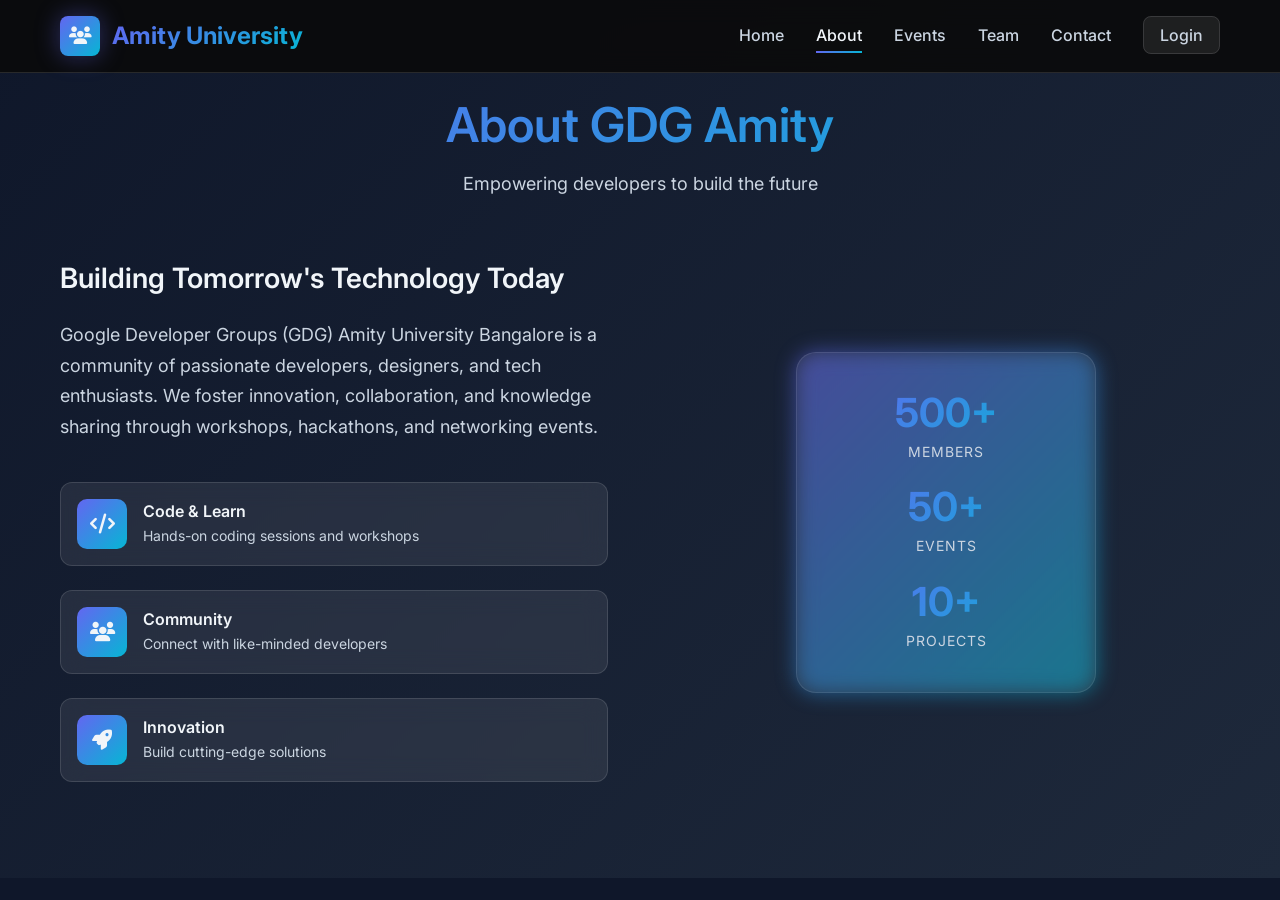
<file: about.html>
<!DOCTYPE html>
<html lang="en">
<head>
    <meta charset="UTF-8">
    <meta name="viewport" content="width=device-width, initial-scale=1.0">
    <title>Events - Google Developer Group</title>
    <link rel="stylesheet" href="https://cdnjs.cloudflare.com/ajax/libs/font-awesome/6.4.0/css/all.min.css">
    <link href="https://fonts.googleapis.com/css2?family=Inter:wght@300;400;500;600;700&family=JetBrains+Mono:wght@400;500;600&display=swap" rel="stylesheet">
    <link rel="stylesheet" href="styles.css">
</head>
<body>
    
    <div class="particles" id="particles"></div>

   
    <header>
        <nav class="navbar">
            <div class="container">
                <div class="logo">
                    <div class="logo-icon">
                        <i class="fas fa-users"></i>
                    </div>
                    <span>Amity University</span>
                </div>
                <ul class="nav-links">
                    <li><a href="index.html#home">Home</a></li>
                    <li><a href="about.html" class="active">About</a></li>
                    <li><a href="events.html" >Events</a></li>
                    <li><a href="team.html">Team</a></li>
                    <li><a href="contact.html">Contact</a></li>
                    <li><a href="login.html" class="nav-btn">Login</a></li>
                </ul>
            </div>
        </nav>
    </header>

 
    <section class="about" id="about">
        <div class="container">
            <div class="section-header">
                <h2 class="section-title">About GDG Amity</h2>
                <p class="section-subtitle">Empowering developers to build the future</p>
            </div>
            <div class="about-content">
                <div class="about-text">
                    <h3>Building Tomorrow's Technology Today</h3>
                    <p>Google Developer Groups (GDG) Amity University Bangalore is a community of passionate developers, designers, and tech enthusiasts. We foster innovation, collaboration, and knowledge sharing through workshops, hackathons, and networking events.</p>
                    <div class="features">
                        <div class="feature">
                            <div class="feature-icon">
                                <i class="fas fa-code"></i>
                            </div>
                            <div class="feature-content">
                                <h4>Code & Learn</h4>
                                <p>Hands-on coding sessions and workshops</p>
                            </div>
                        </div>
                        <div class="feature">
                            <div class="feature-icon">
                                <i class="fas fa-users"></i>
                            </div>
                            <div class="feature-content">
                                <h4>Community</h4>
                                <p>Connect with like-minded developers</p>
                            </div>
                        </div>
                        <div class="feature">
                            <div class="feature-icon">
                                <i class="fas fa-rocket"></i>
                            </div>
                            <div class="feature-content">
                                <h4>Innovation</h4>
                                <p>Build cutting-edge solutions</p>
                            </div>
                        </div>
                    </div>
                </div>
                <div class="about-visual">
                    <div class="visual-card">
                        <div class="card-glow"></div>
                        <div class="card-content">
                            <div class="stat">
                                <span class="stat-number">500+</span>
                                <span class="stat-label">Members</span>
                            </div>
                            <div class="stat">
                                <span class="stat-number">50+</span>
                                <span class="stat-label">Events</span>
                            </div>
                            <div class="stat">
                                <span class="stat-number">10+</span>
                                <span class="stat-label">Projects</span>
                            </div>
                        </div>
                    </div>
                </div>
            </div>
        </div>
    </section>
</body>
</html>
</file>
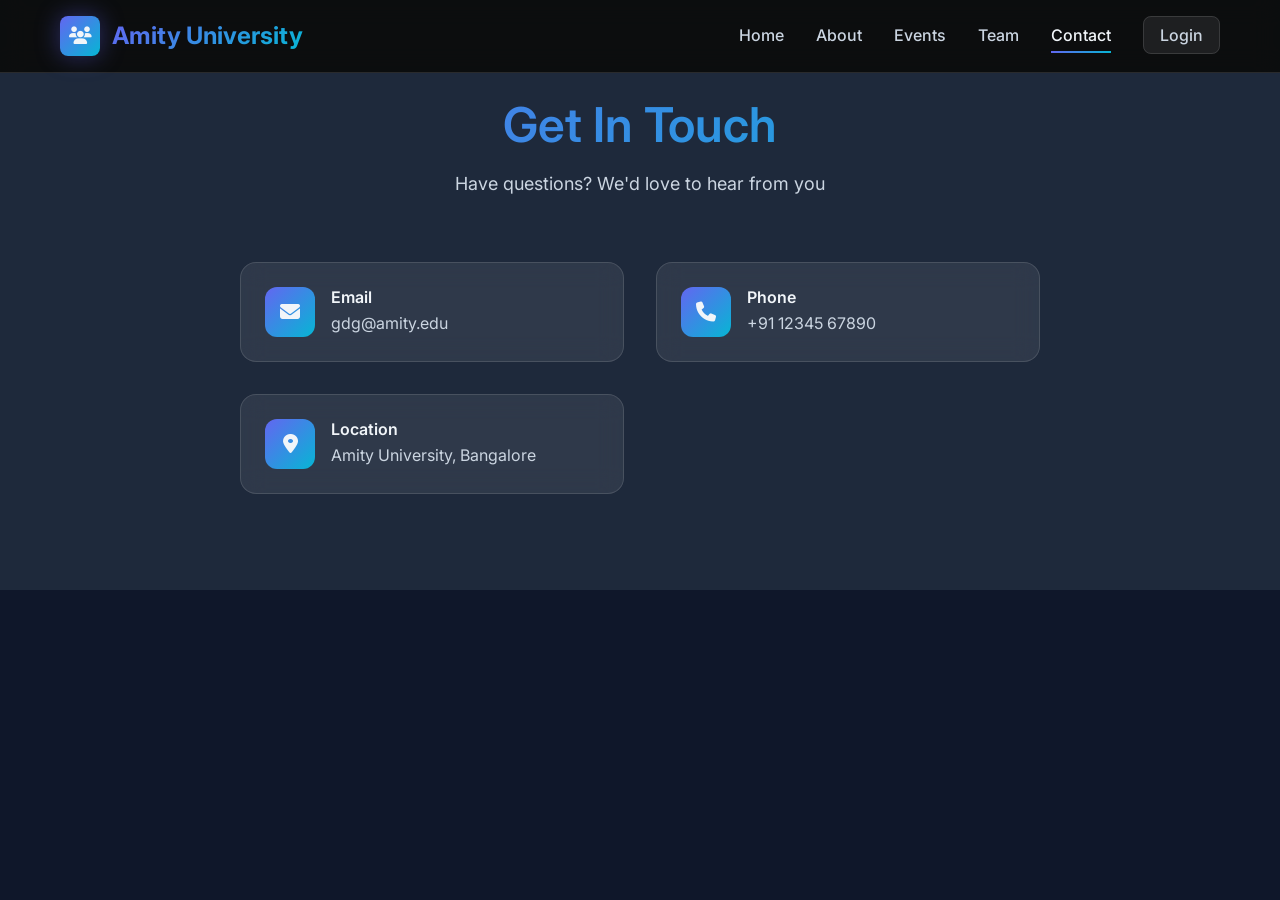
<file: contact.html>
<!DOCTYPE html>
<html lang="en">
<head>
    <meta charset="UTF-8">
    <meta name="viewport" content="width=device-width, initial-scale=1.0">
    <title>Events - Google Developer Group</title>
    <link rel="stylesheet" href="https://cdnjs.cloudflare.com/ajax/libs/font-awesome/6.4.0/css/all.min.css">
    <link href="https://fonts.googleapis.com/css2?family=Inter:wght@300;400;500;600;700&family=JetBrains+Mono:wght@400;500;600&display=swap" rel="stylesheet">
    <link rel="stylesheet" href="styles.css">
</head>
<body>
    <!-- Particle Background -->
    <div class="particles" id="particles"></div>

    <!-- Navigation -->
    <header>
        <nav class="navbar">
            <div class="container">
                <div class="logo">
                    <div class="logo-icon">
                        <i class="fas fa-users"></i>
                    </div>
                    <span>Amity University</span>
                </div>
                <ul class="nav-links">
                    <li><a href="index.html#home">Home</a></li>
                    <li><a href="index.html#about">About</a></li>
                    <li><a href="events.html" >Events</a></li>
                    <li><a href="team.html">Team</a></li>
                    <li><a href="contact.html" class="active">Contact</a></li>
                    <li><a href="login.html" class="nav-btn">Login</a></li>
                </ul>
            </div>
        </nav>
    </header>
<!-- Contact Section -->
    <section class="contact" id="contact">
        <div class="container">
            <div class="section-header">
                <h2 class="section-title">Get In Touch</h2>
                <p class="section-subtitle">Have questions? We'd love to hear from you</p>
            </div>
            <div class="contact-content">
                <div class="contact-info">
                    <div class="contact-item">
                        <div class="contact-icon">
                            <i class="fas fa-envelope"></i>
                        </div>
                        <div class="contact-details">
                            <h4>Email</h4>
                            <p>gdg@amity.edu</p>
                        </div>
                    </div>
                    <div class="contact-item">
                        <div class="contact-icon">
                            <i class="fas fa-phone"></i>
                        </div>
                        <div class="contact-details">
                            <h4>Phone</h4>
                            <p>+91 12345 67890</p>
                        </div>
                    </div>
                    <div class="contact-item">
                        <div class="contact-icon">
                            <i class="fas fa-map-marker-alt"></i>
                        </div>
                        <div class="contact-details">
                            <h4>Location</h4>
                            <p>Amity University, Bangalore</p>
                        </div>
                    </div>
                </div>
            </div>
        </div>
    </section>
</body>
</html>
</file>
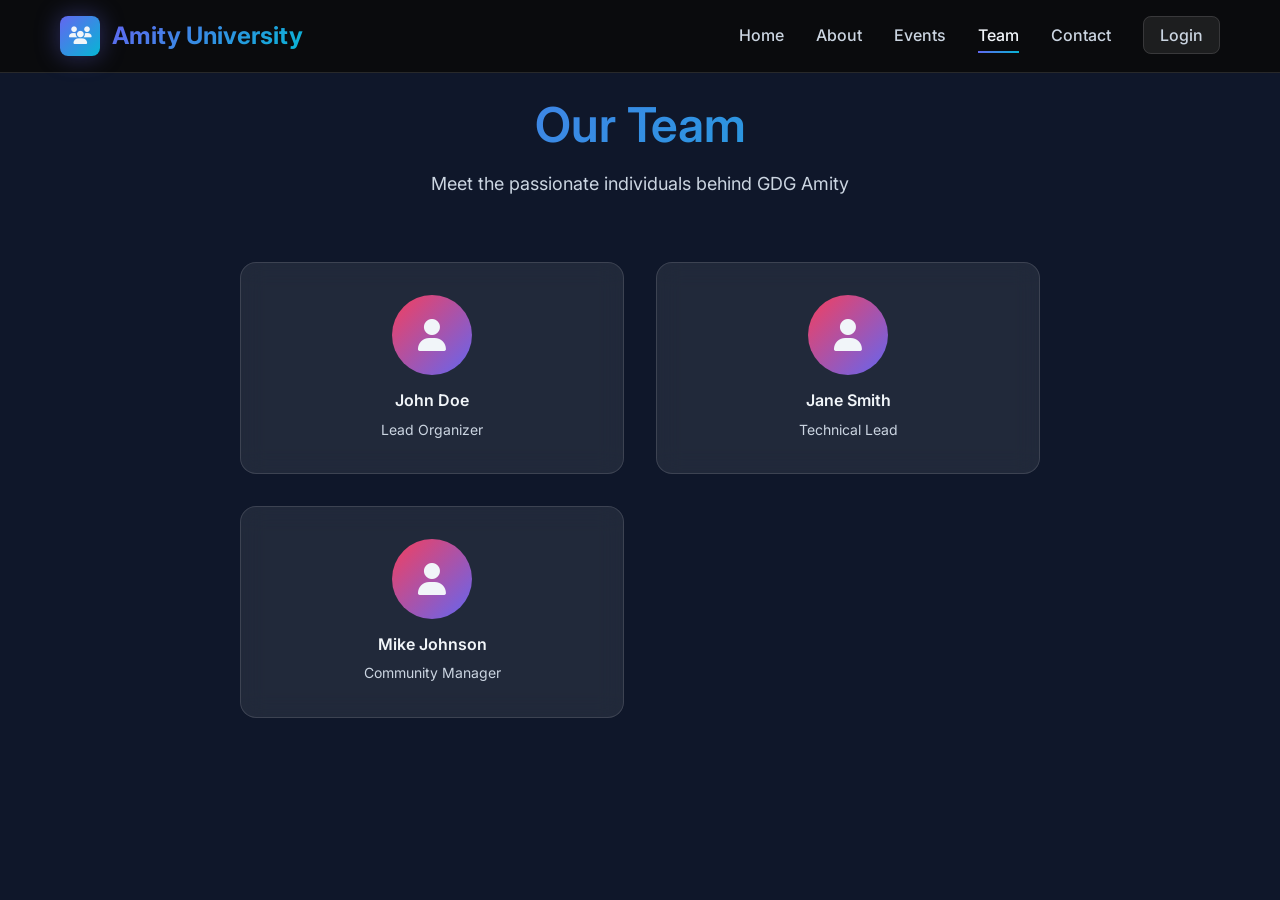
<file: team.html>
<!DOCTYPE html>
<html lang="en">
<head>
    <meta charset="UTF-8">
    <meta name="viewport" content="width=device-width, initial-scale=1.0">
    <title>Events - Google Developer Group</title>
    <link rel="stylesheet" href="https://cdnjs.cloudflare.com/ajax/libs/font-awesome/6.4.0/css/all.min.css">
    <link href="https://fonts.googleapis.com/css2?family=Inter:wght@300;400;500;600;700&family=JetBrains+Mono:wght@400;500;600&display=swap" rel="stylesheet">
    <link rel="stylesheet" href="styles.css">
</head>
<body>
    <!-- Particle Background -->
    <div class="particles" id="particles"></div>

    <!-- Navigation -->
    <header>
        <nav class="navbar">
            <div class="container">
                <div class="logo">
                    <div class="logo-icon">
                        <i class="fas fa-users"></i>
                    </div>
                    <span>Amity University</span>
                </div>
                <ul class="nav-links">
                    <li><a href="index.html#home">Home</a></li>
                    <li><a href="index.html#about">About</a></li>
                    <li><a href="events.html" >Events</a></li>
                    <li><a href="team.html" class="active">Team</a></li>
                    <li><a href="index.html#contact">Contact</a></li>
                    <li><a href="login.html" class="nav-btn">Login</a></li>
                </ul>
            </div>
        </nav>
    </header>
<!-- Team Section -->
    <section class="team" id="team">
        <div class="container">
            <div class="section-header">
                <h2 class="section-title">Our Team</h2>
                <p class="section-subtitle">Meet the passionate individuals behind GDG Amity</p>
            </div>
            <div class="team-grid">
                <div class="team-member">
                    <div class="member-avatar">
                        <i class="fas fa-user"></i>
                    </div>
                    <h4>John Doe</h4>
                    <p>Lead Organizer</p>
                </div>
                <div class="team-member">
                    <div class="member-avatar">
                        <i class="fas fa-user"></i>
                    </div>
                    <h4>Jane Smith</h4>
                    <p>Technical Lead</p>
                </div>
                <div class="team-member">
                    <div class="member-avatar">
                        <i class="fas fa-user"></i>
                    </div>
                    <h4>Mike Johnson</h4>
                    <p>Community Manager</p>
                </div>
            </div>
        </div>
    </section>
</body>
</html>
</file>
<file: styles.css>
/* CSS Reset and Base Styles */
* {
    margin: 0;
    padding: 0;
    box-sizing: border-box;
}

/* Modern Gradient Color Palette */
:root {
    /* Primary Colors */
    --royal-purple: #6366f1;
    --teal-blue: #06b6d4;
    --emerald-green: #10b981;
    --amber-orange: #f59e0b;
    --rose-pink: #f43f5e;
    
    /* Background Colors */
    --bg-primary: #0f172a;
    --bg-secondary: #1e293b;
    --bg-tertiary: #4887de;
    --bg-card: rgba(2, 95, 245, 0.8);
    --bg-glass: rgba(216, 81, 81, 0.08);
    
    /* Text Colors */
    --text-primary: #f1f5f9;
    --text-secondary: #cbd5e1;
    --text-muted: #64748b;
    
    /* Accent Colors */
    --accent-gradient: linear-gradient(135deg, var(--royal-purple), var(--teal-blue));
    --accent-gradient-2: linear-gradient(135deg, var(--emerald-green), var(--amber-orange));
    --accent-gradient-3: linear-gradient(135deg, var(--rose-pink), var(--royal-purple));
    
    /* Shadows and Glows */
    --glow-purple: 0 0 25px rgba(99, 102, 241, 0.4);
    --glow-teal: 0 0 25px rgba(6, 182, 212, 0.4);
    --glow-emerald: 0 0 25px rgba(16, 185, 129, 0.4);
    --glow-rose: 0 0 25px rgba(244, 63, 94, 0.4);
    
    /* Glass Effects */
    --glass-bg: rgba(255, 255, 255, 0.08);
    --glass-border: rgba(255, 255, 255, 0.12);
    --glass-blur: blur(12px);
}

/* Typography */
body {
    font-family: 'Inter', -apple-system, BlinkMacSystemFont, 'Segoe UI', Roboto, sans-serif;
    line-height: 1.6;
    color: var(--text-primary);
    background: var(--bg-primary);
    overflow-x: hidden;
}

h1, h2, h3, h4, h5, h6 {
    font-weight: 600;
    line-height: 1.2;
}

/* Utility Classes */
.container {
    max-width: 1200px;
    margin: 0 auto;
    padding: 0 20px;
}

/* Particle Background */
.particles {
    position: fixed;
    top: 0;
    left: 0;
    width: 100%;
    height: 100%;
    pointer-events: none;
    z-index: 1;
}

.particle {
    position: absolute;
    width: 2px;
    height: 2px;
    background: var(--electric-blue);
    border-radius: 50%;
    animation: float 6s ease-in-out infinite;
}

/* Navigation */
.navbar {
    position: fixed;
    top: 0;
    width: 100%;
    background: rgba(10, 10, 10, 0.9);
    backdrop-filter: var(--glass-blur);
    border-bottom: 1px solid var(--glass-border);
    z-index: 1000;
    transition: all 0.3s ease;
}

.navbar .container {
    display: flex;
    justify-content: space-between;
    align-items: center;
    padding: 1rem 20px;
}

.logo {
    display: flex;
    align-items: center;
    gap: 12px;
}

.logo-icon {
    width: 40px;
    height: 40px;
    background: var(--accent-gradient);
    border-radius: 8px;
    display: flex;
    align-items: center;
    justify-content: center;
    box-shadow: var(--glow-purple);
    animation: pulse-glow 2s ease-in-out infinite alternate;
}

.logo-icon i {
    color: var(--text-primary);
    font-size: 18px;
}

.logo span {
    font-size: 1.5rem;
    font-weight: 700;
    background: var(--accent-gradient);
    -webkit-background-clip: text;
    background-clip: text;
    color: transparent;
}

.nav-links {
    display: flex;
    list-style: none;
    gap: 2rem;
}

.nav-links a {
    color: var(--text-secondary);
    text-decoration: none;
    font-weight: 500;
    position: relative;
    padding: 0.5rem 0;
    transition: all 0.3s ease;
}

.nav-links a::after {
    content: '';
    position: absolute;
    bottom: 0;
    left: 0;
    width: 0;
    height: 2px;
    background: var(--accent-gradient);
    transition: width 0.3s ease;
}

.nav-links a:hover,
.nav-links a.active {
    color: var(--text-primary);
}

.nav-links a:hover::after,
.nav-links a.active::after {
    width: 100%;
}

.nav-btn {
    background: var(--glass-bg) !important;
    border: 1px solid var(--glass-border) !important;
    padding: 0.5rem 1rem !important;
    border-radius: 8px !important;
    backdrop-filter: var(--glass-blur) !important;
    transition: all 0.3s ease !important;
}

.nav-btn:hover {
    background: var(--accent-gradient) !important;
    box-shadow: var(--glow-purple) !important;
    transform: translateY(-2px) !important;
}

/* Hero Section */
.hero {
    position: relative;
    min-height: 100vh;
    display: flex;
    align-items: center;
    justify-content: center;
    overflow: hidden;
}

.hero-background {
    position: absolute;
    inset: 0;
    background: radial-gradient(ellipse at center, rgba(99, 102, 241, 0.12) 0%, var(--bg-primary) 70%);
    z-index: 2;
}

.gradient-overlay {
    position: absolute;
    inset: 0;
    background: linear-gradient(
        135deg,
        rgba(99, 102, 241, 0.08) 0%,
        transparent 25%,
        transparent 75%,
        rgba(6, 182, 212, 0.08) 100%
    );
}

.shapes {
    position: absolute;
    inset: 0;
    overflow: hidden;
}

.shape {
    position: absolute;
    border-radius: 50%;
    background: var(--glass-bg);
    border: 1px solid var(--glass-border);
    backdrop-filter: var(--glass-blur);
    animation: float-shapes 12s ease-in-out infinite;
}

.shape-1 {
    width: 300px;
    height: 300px;
    top: 10%;
    left: -150px;
    background: radial-gradient(circle, rgba(99, 102, 241, 0.15), transparent);
    animation-delay: 0s;
}

.shape-2 {
    width: 200px;
    height: 200px;
    top: 60%;
    right: -100px;
    background: radial-gradient(circle, rgba(6, 182, 212, 0.15), transparent);
    animation-delay: 2s;
}

.shape-3 {
    width: 150px;
    height: 150px;
    bottom: 20%;
    left: 20%;
    background: radial-gradient(circle, rgba(244, 63, 94, 0.15), transparent);
    animation-delay: 4s;
}

.shape-4 {
    width: 100px;
    height: 100px;
    top: 30%;
    right: 20%;
    background: radial-gradient(circle, rgba(16, 185, 129, 0.15), transparent);
    animation-delay: 6s;
}

.shape-5 {
    width: 250px;
    height: 250px;
    bottom: 10%;
    right: 10%;
    background: radial-gradient(circle, rgba(245, 158, 11, 0.12), transparent);
    animation-delay: 8s;
}

.hero-content {
    position: relative;
    z-index: 3;
    text-align: center;
    max-width: 800px;
    padding: 0 2rem;
}

.badge {
    display: inline-flex;
    align-items: center;
    gap: 8px;
    padding: 8px 16px;
    background: var(--glass-bg);
    border: 1px solid var(--glass-border);
    border-radius: 50px;
    backdrop-filter: var(--glass-blur);
    margin-bottom: 2rem;
    animation: pulse-glow 3s ease-in-out infinite alternate;
}

.badge-icon {
    width: 8px;
    height: 8px;
    background: var(--rose-pink);
    border-radius: 50%;
    box-shadow: 0 0 10px var(--rose-pink);
}

.badge-text {
    font-size: 0.875rem;
    font-weight: 500;
    color: var(--text-secondary);
    letter-spacing: 1px;
    text-transform: uppercase;
}

.hero-title {
    font-size: clamp(2.5rem, 8vw, 4rem);
    font-weight: 700;
    margin-bottom: 1.5rem;
    line-height: 1.1;
}

.title-line-1 {
    display: block;
    background: linear-gradient(135deg, var(--text-primary), var(--text-secondary));
    -webkit-background-clip: text;
    background-clip: text;
    color: transparent;
}

.title-line-2 {
    display: block;
    background: var(--accent-gradient);
    -webkit-background-clip: text;
    background-clip: text;
    color: transparent;
    margin-top: 0.5rem;
}

.hero-description {
    font-size: 1.25rem;
    color: var(--text-secondary);
    margin-bottom: 2.5rem;
    max-width: 600px;
    margin-left: auto;
    margin-right: auto;
}

.hero-actions {
    display: flex;
    gap: 1rem;
    justify-content: center;
    flex-wrap: wrap;
}

/* Buttons */
.btn {
    display: inline-flex;
    align-items: center;
    gap: 8px;
    padding: 0.875rem 1.75rem;
    border-radius: 12px;
    font-weight: 600;
    text-decoration: none;
    transition: all 0.3s ease;
    position: relative;
    overflow: hidden;
}

.btn::before {
    content: '';
    position: absolute;
    inset: 0;
    background: var(--accent-gradient);
    opacity: 0;
    transition: opacity 0.3s ease;
}

.btn-primary {
    background: var(--accent-gradient);
    color: var(--text-primary);
    border: none;
    box-shadow: var(--glow-purple);
}

.btn-primary:hover {
    transform: translateY(-2px);
    box-shadow: var(--glow-purple), 0 10px 25px rgba(0, 0, 0, 0.3);
}

.btn-secondary {
    background: var(--glass-bg);
    color: var(--text-primary);
    border: 1px solid var(--glass-border);
    backdrop-filter: var(--glass-blur);
}

.btn-secondary:hover {
    background: var(--accent-gradient-2);
    border-color: transparent;
    transform: translateY(-2px);
    box-shadow: var(--glow-emerald);
}

.scroll-indicator {
    position: absolute;
    bottom: 2rem;
    left: 50%;
    transform: translateX(-50%);
    z-index: 3;
}

.scroll-arrow {
    width: 2px;
    height: 30px;
    background: var(--accent-gradient);
    margin: 0 auto;
    border-radius: 2px;
    animation: scroll-bounce 2s ease-in-out infinite;
}

.scroll-arrow::after {
    content: '';
    position: absolute;
    bottom: -5px;
    left: -3px;
    width: 8px;
    height: 8px;
    border-right: 2px solid var(--teal-blue);
    border-bottom: 2px solid var(--teal-blue);
    transform: rotate(45deg);
}

/* Sections */
section {
    padding: 6rem 0;
    position: relative;
    z-index: 3;
}

.section-header {
    text-align: center;
    margin-bottom: 4rem;
}

.section-title {
    font-size: clamp(2rem, 5vw, 3rem);
    margin-bottom: 1rem;
    background: var(--accent-gradient);
    -webkit-background-clip: text;
    background-clip: text;
    color: transparent;
}

.section-subtitle {
    font-size: 1.125rem;
    color: var(--text-secondary);
    max-width: 600px;
    margin: 0 auto;
}

/* About Section */
.about {
    background: linear-gradient(135deg, var(--bg-primary) 0%, var(--bg-secondary) 100%);
}

.about-content {
    display: grid;
    grid-template-columns: 1fr 1fr;
    gap: 4rem;
    align-items: center;
}

.about-text h3 {
    font-size: 1.75rem;
    margin-bottom: 1.5rem;
    color: var(--text-primary);
}

.about-text > p {
    font-size: 1.125rem;
    color: var(--text-secondary);
    margin-bottom: 2.5rem;
    line-height: 1.7;
}

.features {
    display: flex;
    flex-direction: column;
    gap: 1.5rem;
}

.feature {
    display: flex;
    align-items: center;
    gap: 1rem;
    padding: 1rem;
    background: var(--glass-bg);
    border: 1px solid var(--glass-border);
    border-radius: 12px;
    backdrop-filter: var(--glass-blur);
    transition: all 0.3s ease;
}

.feature:hover {
    transform: translateX(10px);
    border-color: var(--teal-blue);
    box-shadow: var(--glow-teal);
}

.feature-icon {
    width: 50px;
    height: 50px;
    background: var(--accent-gradient);
    border-radius: 10px;
    display: flex;
    align-items: center;
    justify-content: center;
    flex-shrink: 0;
}

.feature-icon i {
    color: var(--text-primary);
    font-size: 1.25rem;
}

.feature-content h4 {
    color: var(--text-primary);
    margin-bottom: 0.25rem;
}

.feature-content p {
    color: var(--text-secondary);
    font-size: 0.875rem;
}

.about-visual {
    display: flex;
    justify-content: center;
}

.visual-card {
    position: relative;
    background: var(--glass-bg);
    border: 1px solid var(--glass-border);
    border-radius: 20px;
    padding: 2.5rem;
    backdrop-filter: var(--glass-blur);
    max-width: 300px;
    width: 100%;
}

.card-glow {
    position: absolute;
    inset: -2px;
    background: var(--accent-gradient);
    border-radius: 22px;
    z-index: -1;
    opacity: 0.5;
    filter: blur(10px);
    animation: pulse-glow 3s ease-in-out infinite alternate;
}

.card-content {
    display: flex;
    flex-direction: column;
    gap: 1.5rem;
}

.stat {
    text-align: center;
}

.stat-number {
    display: block;
    font-size: 2.5rem;
    font-weight: 700;
    background: var(--accent-gradient);
    -webkit-background-clip: text;
    background-clip: text;
    color: transparent;
    line-height: 1;
}

.stat-label {
    display: block;
    color: var(--text-secondary);
    font-size: 0.875rem;
    text-transform: uppercase;
    letter-spacing: 1px;
    margin-top: 0.5rem;
}

/* Speaker Section */
.speaker {
    background: var(--bg-secondary);
}

.speaker-content {
    display: flex;
    justify-content: center;
}

.speaker-card {
    background: var(--glass-bg);
    border: 1px solid var(--glass-border);
    border-radius: 20px;
    padding: 2.5rem;
    text-align: center;
    max-width: 400px;
    backdrop-filter: var(--glass-blur);
    position: relative;
    overflow: hidden;
}

.speaker-card::before {
    content: '';
    position: absolute;
    top: 0;
    left: -100%;
    width: 100%;
    height: 100%;
    background: linear-gradient(90deg, transparent, rgba(255, 255, 255, 0.1), transparent);
    transition: left 0.5s ease;
}

.speaker-card:hover::before {
    left: 100%;
}

.speaker-avatar {
    position: relative;
    margin: 0 auto 1.5rem;
    width: 100px;
    height: 100px;
}

.avatar-glow {
    position: absolute;
    inset: -5px;
    background: var(--accent-gradient-2);
    border-radius: 50%;
    filter: blur(15px);
    opacity: 0.7;
    animation: pulse-glow 2s ease-in-out infinite alternate;
}

.speaker-icon {
    position: relative;
    width: 100px;
    height: 100px;
    background: var(--accent-gradient-2);
    border-radius: 50%;
    display: flex;
    align-items: center;
    justify-content: center;
    z-index: 1;
}

.speaker-icon i {
    color: var(--text-primary);
    font-size: 2.5rem;
}

.speaker-card h3 {
    font-size: 1.5rem;
    color: var(--text-primary);
    margin-bottom: 0.5rem;
}

.speaker-title {
    color: var(--electric-blue);
    font-weight: 600;
    margin-bottom: 1rem;
}

.speaker-description {
    color: var(--text-secondary);
    line-height: 1.6;
    margin-bottom: 1.5rem;
}

.speaker-social {
    display: flex;
    justify-content: center;
    gap: 1rem;
}

.social-link {
    width: 40px;
    height: 40px;
    background: var(--glass-bg);
    border: 1px solid var(--glass-border);
    border-radius: 8px;
    display: flex;
    align-items: center;
    justify-content: center;
    color: var(--text-secondary);
    text-decoration: none;
    transition: all 0.3s ease;
}

.social-link:hover {
    background: var(--accent-gradient);
    border-color: transparent;
    color: var(--text-primary);
    transform: translateY(-2px);
    box-shadow: var(--glow-blue);
}

/* Team Section */
.team {
    background: var(--bg-primary);
}

.team-grid {
    display: grid;
    grid-template-columns: repeat(auto-fit, minmax(250px, 1fr));
    gap: 2rem;
    max-width: 800px;
    margin: 0 auto;
}

.team-member {
    background: var(--glass-bg);
    border: 1px solid var(--glass-border);
    border-radius: 16px;
    padding: 2rem;
    text-align: center;
    backdrop-filter: var(--glass-blur);
    transition: all 0.3s ease;
}

.team-member:hover {
    transform: translateY(-5px);
    border-color: var(--electric-blue);
    box-shadow: var(--glow-blue);
}

.member-avatar {
    width: 80px;
    height: 80px;
    background: var(--accent-gradient-3);
    border-radius: 50%;
    display: flex;
    align-items: center;
    justify-content: center;
    margin: 0 auto 1rem;
}

.member-avatar i {
    color: var(--text-primary);
    font-size: 2rem;
}

.team-member h4 {
    color: var(--text-primary);
    margin-bottom: 0.5rem;
}

.team-member p {
    color: var(--text-secondary);
    font-size: 0.875rem;
}

/* Registration Section */
.registration {
    background: linear-gradient(135deg, var(--bg-secondary), var(--bg-primary));
    position: relative;
    overflow: hidden;
}

.registration::before {
    content: '';
    position: absolute;
    top: 0;
    left: 0;
    right: 0;
    bottom: 0;
    background: radial-gradient(ellipse at center, rgba(0, 240, 255, 0.1), transparent);
    pointer-events: none;
}

.registration-content {
    display: grid;
    grid-template-columns: 1fr 1fr;
    gap: 4rem;
    align-items: start;
    position: relative;
    z-index: 1;
}

.registration-info h3 {
    font-size: 2rem;
    color: var(--text-primary);
    margin-bottom: 1.5rem;
}

.registration-info > p {
    color: var(--text-secondary);
    font-size: 1.125rem;
    line-height: 1.7;
    margin-bottom: 2rem;
}

.benefits-list {
    list-style: none;
    display: flex;
    flex-direction: column;
    gap: 1rem;
}

.benefits-list li {
    display: flex;
    align-items: center;
    gap: 1rem;
    color: var(--text-secondary);
}

.benefits-list i {
    color: var(--cyber-green);
    font-size: 1.25rem;
    flex-shrink: 0;
}

.registration-form {
    background: var(--glass-bg);
    border: 1px solid var(--glass-border);
    border-radius: 20px;
    padding: 2.5rem;
    backdrop-filter: var(--glass-blur);
}

.registration-form h3 {
    color: var(--text-primary);
    margin-bottom: 2rem;
    text-align: center;
}

.form-group {
    margin-bottom: 1.5rem;
}

.form-group label {
    display: block;
    color: var(--text-secondary);
    font-weight: 500;
    margin-bottom: 0.5rem;
    font-size: 0.875rem;
}

.form-group input,
.form-group select {
    width: 100%;
    padding: 0.875rem;
    background: var(--glass-bg);
    border: 1px solid var(--glass-border);
    border-radius: 8px;
    color: var(--text-primary);
    font-size: 1rem;
    transition: all 0.3s ease;
}

.form-group input:focus,
.form-group select:focus {
    outline: none;
    border-color: var(--electric-blue);
    box-shadow: 0 0 0 3px rgba(0, 240, 255, 0.1);
}

.form-group.checkbox {
    display: flex;
    align-items: center;
    gap: 0.75rem;
}

.form-group.checkbox input {
    width: auto;
    margin: 0;
}

.form-group.checkbox label {
    margin: 0;
    cursor: pointer;
}

/* Contact Section */
.contact {
    background: var(--bg-secondary);
}

.contact-content {
    max-width: 800px;
    margin: 0 auto;
}

.contact-info {
    display: grid;
    grid-template-columns: repeat(auto-fit, minmax(250px, 1fr));
    gap: 2rem;
}

.contact-item {
    display: flex;
    align-items: center;
    gap: 1rem;
    padding: 1.5rem;
    background: var(--glass-bg);
    border: 1px solid var(--glass-border);
    border-radius: 16px;
    backdrop-filter: var(--glass-blur);
    transition: all 0.3s ease;
}

.contact-item:hover {
    transform: translateY(-5px);
    border-color: var(--electric-blue);
    box-shadow: var(--glow-blue);
}

.contact-icon {
    width: 50px;
    height: 50px;
    background: var(--accent-gradient);
    border-radius: 12px;
    display: flex;
    align-items: center;
    justify-content: center;
    flex-shrink: 0;
}

.contact-icon i {
    color: var(--text-primary);
    font-size: 1.25rem;
}

.contact-details h4 {
    color: var(--text-primary);
    margin-bottom: 0.25rem;
}

.contact-details p {
    color: var(--text-secondary);
}

/* Footer */
footer {
    background: var(--bg-primary);
    border-top: 1px solid var(--glass-border);
    padding: 3rem 0 1.5rem;
}

.footer-content {
    display: grid;
    grid-template-columns: repeat(auto-fit, minmax(250px, 1fr));
    gap: 2rem;
    margin-bottom: 2rem;
}

.footer-section h4 {
    color: var(--text-primary);
    margin-bottom: 1rem;
}

.footer-section p {
    color: var(--text-secondary);
    line-height: 1.6;
}

.footer-section ul {
    list-style: none;
    display: flex;
    flex-direction: column;
    gap: 0.5rem;
}

.footer-section ul a {
    color: var(--text-secondary);
    text-decoration: none;
    transition: color 0.3s ease;
}

.footer-section ul a:hover {
    color: var(--electric-blue);
}

.social-links {
    display: flex;
    gap: 0.75rem;
}

.footer-bottom {
    text-align: center;
    padding-top: 2rem;
    border-top: 1px solid var(--glass-border);
    color: var(--text-muted);
}

/* Animations */
@keyframes float {
    0%, 100% {
        transform: translateY(0px);
    }
    50% {
        transform: translateY(-10px);
    }
}

@keyframes float-shapes {
    0%, 100% {
        transform: translateY(0px) rotate(0deg);
    }
    50% {
        transform: translateY(-20px) rotate(180deg);
    }
}

@keyframes pulse-glow {
    0% {
        opacity: 0.5;
        transform: scale(1);
    }
    100% {
        opacity: 1;
        transform: scale(1.05);
    }
}

@keyframes scroll-bounce {
    0%, 100% {
        transform: translateY(0);
    }
    50% {
        transform: translateY(10px);
    }
}

@keyframes fade-up {
    0% {
        opacity: 0;
        transform: translateY(30px);
    }
    100% {
        opacity: 1;
        transform: translateY(0);
    }
}

.fade-up {
    opacity: 0;
    animation: fade-up 1s ease-out forwards;
    animation-delay: var(--delay, 0s);
}

/* Responsive Design */
@media (max-width: 768px) {
    .nav-links {
        display: none;
    }
    
    .hero-actions {
        flex-direction: column;
        align-items: center;
    }
    
    .about-content,
    .registration-content {
        grid-template-columns: 1fr;
        gap: 2rem;
    }
    
    .contact-info {
        grid-template-columns: 1fr;
    }
    
    .footer-content {
        grid-template-columns: 1fr;
        text-align: center;
    }
}

@media (max-width: 480px) {
    .container {
        padding: 0 1rem;
    }
    
    .hero-content {
        padding: 0 1rem;
    }
    
    section {
        padding: 4rem 0;
    }
    
    .registration-form,
    .speaker-card,
    .visual-card {
        padding: 1.5rem;
    }
}
</file>
